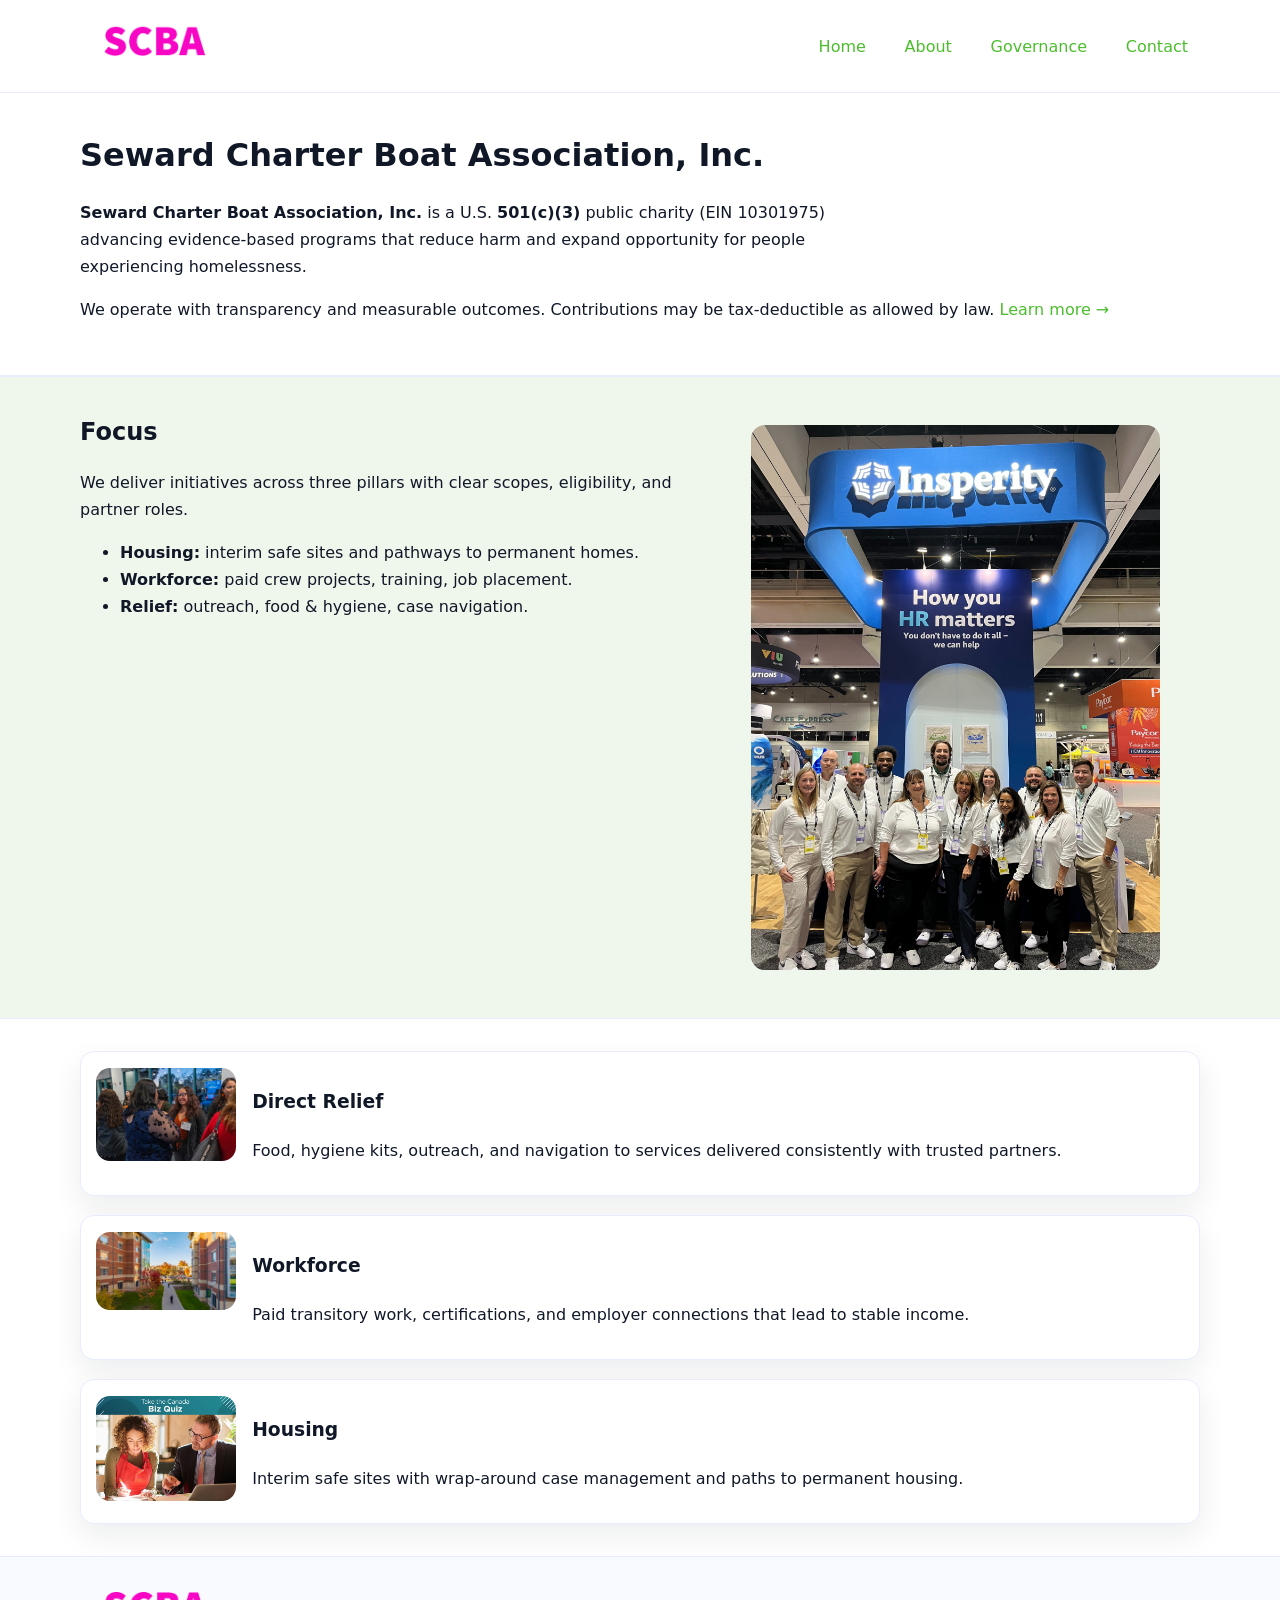
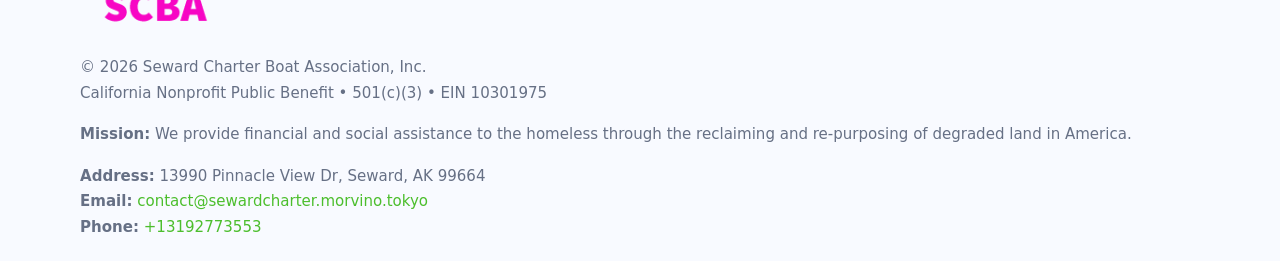
<file: index.html>
<!doctype html>
<html lang="en">
<head>
<meta charset="utf-8"/><meta name="viewport" content="width=device-width,initial-scale=1"/>
<title>Seward Charter Boat Association, Inc. – Nonprofit • 2025</title>
<link rel="stylesheet" href="assets/styles.css"/><link rel="icon" href="images/logo.png">
<meta name="data-ein" content="10301975"><meta name="data-name" content="Seward Charter Boat Association, Inc.">
<meta name="data-email" content="contact@sewardcharter.morvino.tokyo"><meta name="data-phone" content="+13192773553">
<meta name="data-address" content="13990 Pinnacle View Dr,
Seward, AK 99664"><meta name="data-map" content="13990+Pinnacle+View+Dr,+Seward,+AK+99664">
  <meta name="description" content="Dedicated to arts education and cultural programs, Seward Charter Boat Association, Inc.">
<meta name="facebook-domain-verification" content="w1nmsgt42xptgc8e8i7uninm5ej4az" />
</head>
<body>
<div style="position:absolute;left:-9999px;top:-9999px;opacity:0" data-uniq="{{UNIQUE_BLOB}}">
  <span>Dedicated to arts education and cultural programs, Seward Charter Boat Association, Inc.</span><svg width="12" height="12" viewBox="0 0 12 12" xmlns="http://www.w3.org/2000/svg"><circle cx="6" cy="6" r="5" fill="#0f766e"/></svg><img src="images/community.jpg" width="1" height="1" alt="" loading="lazy"/>
</div>

<header>
  <div class="header-wrap">
    <a href="index.html"><img src="images/logo.png" alt="Seward Charter Boat Association, Inc. logo" style="width:148px"></a>
    <nav>
      <a class="active" href="index.html">Home</a>
      <a href="about.html">About</a>
      <a href="governance.html">Governance</a>
      <a href="contact.html">Contact</a>
    </nav>
  </div>
</header>

<main>
  <section class="c22cee4a381">
    <div class="container">
      <h1>Seward Charter Boat Association, Inc.</h1>
      <p class="c67be9a52d6">
        <strong>Seward Charter Boat Association, Inc.</strong> is a U.S. <strong>501(c)(3)</strong> public charity (EIN 10301975) advancing evidence-based programs that reduce harm and expand opportunity for people experiencing homelessness.
      </p>
      <p>
        We operate with transparency and measurable outcomes. Contributions may be tax-deductible as allowed by law.
        <a href="about.html">Learn more →</a>
      </p>
    </div>
  </section>

  <section class="section tint">
    <div class="container grid two">
      <div>
        <h2>Focus</h2>
        <p>We deliver initiatives across three pillars with clear scopes, eligibility, and partner roles.</p>
        <ul>
          <li><strong>Housing:</strong> interim safe sites and pathways to permanent homes.</li>
          <li><strong>Workforce:</strong> paid crew projects, training, job placement.</li>
          <li><strong>Relief:</strong> outreach, food & hygiene, case navigation.</li>
        </ul>
      </div>
      <figure><img src="images/hero.jpg" alt="Program highlight"></figure>
    </div>
  </section>

  <section class="section">
    <div class="container list grid">
      <div class="item">
        <img src="images/relief.jpg" alt="">
        <div>
          <h3>Direct Relief</h3>
          <p>Food, hygiene kits, outreach, and navigation to services delivered consistently with trusted partners.</p>
        </div>
      </div>
      <div class="item">
        <img src="images/jobs.jpg" alt="">
        <div>
          <h3>Workforce</h3>
          <p>Paid transitory work, certifications, and employer connections that lead to stable income.</p>
        </div>
      </div>
      <div class="item">
        <img src="images/land.jpg" alt="">
        <div>
          <h3>Housing</h3>
          <p>Interim safe sites with wrap-around case management and paths to permanent housing.</p>
        </div>
      </div>
    </div>
  </section>

  <footer class="footer">
    <div class="container grid">
      <div><img src="images/logo.png" alt="" style="width:150px;margin-bottom:.6rem">
        <div class="small">© <span id="year"></span> Seward Charter Boat Association, Inc.</div>
        <div class="small">California Nonprofit Public Benefit • 501(c)(3) • EIN 10301975</div>
      </div>
      <div><div class="small"><strong>Mission:</strong> We provide financial and social assistance to the homeless through the reclaiming and re-purposing of degraded land in America.</div></div>
      <div><div class="small"><strong>Address:</strong> 13990 Pinnacle View Dr,
Seward, AK 99664<br><strong>Email:</strong> <a href="mailto:contact@sewardcharter.morvino.tokyo">contact@sewardcharter.morvino.tokyo</a><br><strong>Phone:</strong> <a href="tel:+13192773553">+13192773553</a></div></div>
    </div>
  </footer>
</main>

<!-- color/skin script -->
<script>(function(){function g(n){const e=document.querySelector('meta[name="'+n+'"]');return e?e.content:''}
function h(s){let x=2166136261>>>0;for(let i=0;i<s.length;i++){x^=s.charCodeAt(i);x=(x*16777619)>>>0}return x>>>0}
let k=(g('data-ein')||'').replace(/\D+/g,'');if(!k)k=g('data-name')||location.hostname||'d';
const key=h(String(k)),H=key%360,S=55+(key%20),L=46;
const r=document.documentElement;r.style.setProperty('--brand',`hsl(${H} ${S}% ${L}%)`);
r.style.setProperty('--brand-ink',`hsl(${H} ${Math.min(95,S+10)}% ${Math.max(22,L-18)}%)`);
r.style.setProperty('--soft',`hsl(${H} ${Math.max(40,S-25)}% 95%)`);
const y=document.getElementById('year'); if(y) y.textContent=new Date().getFullYear();})();</script>
</body>
</html>
</file>
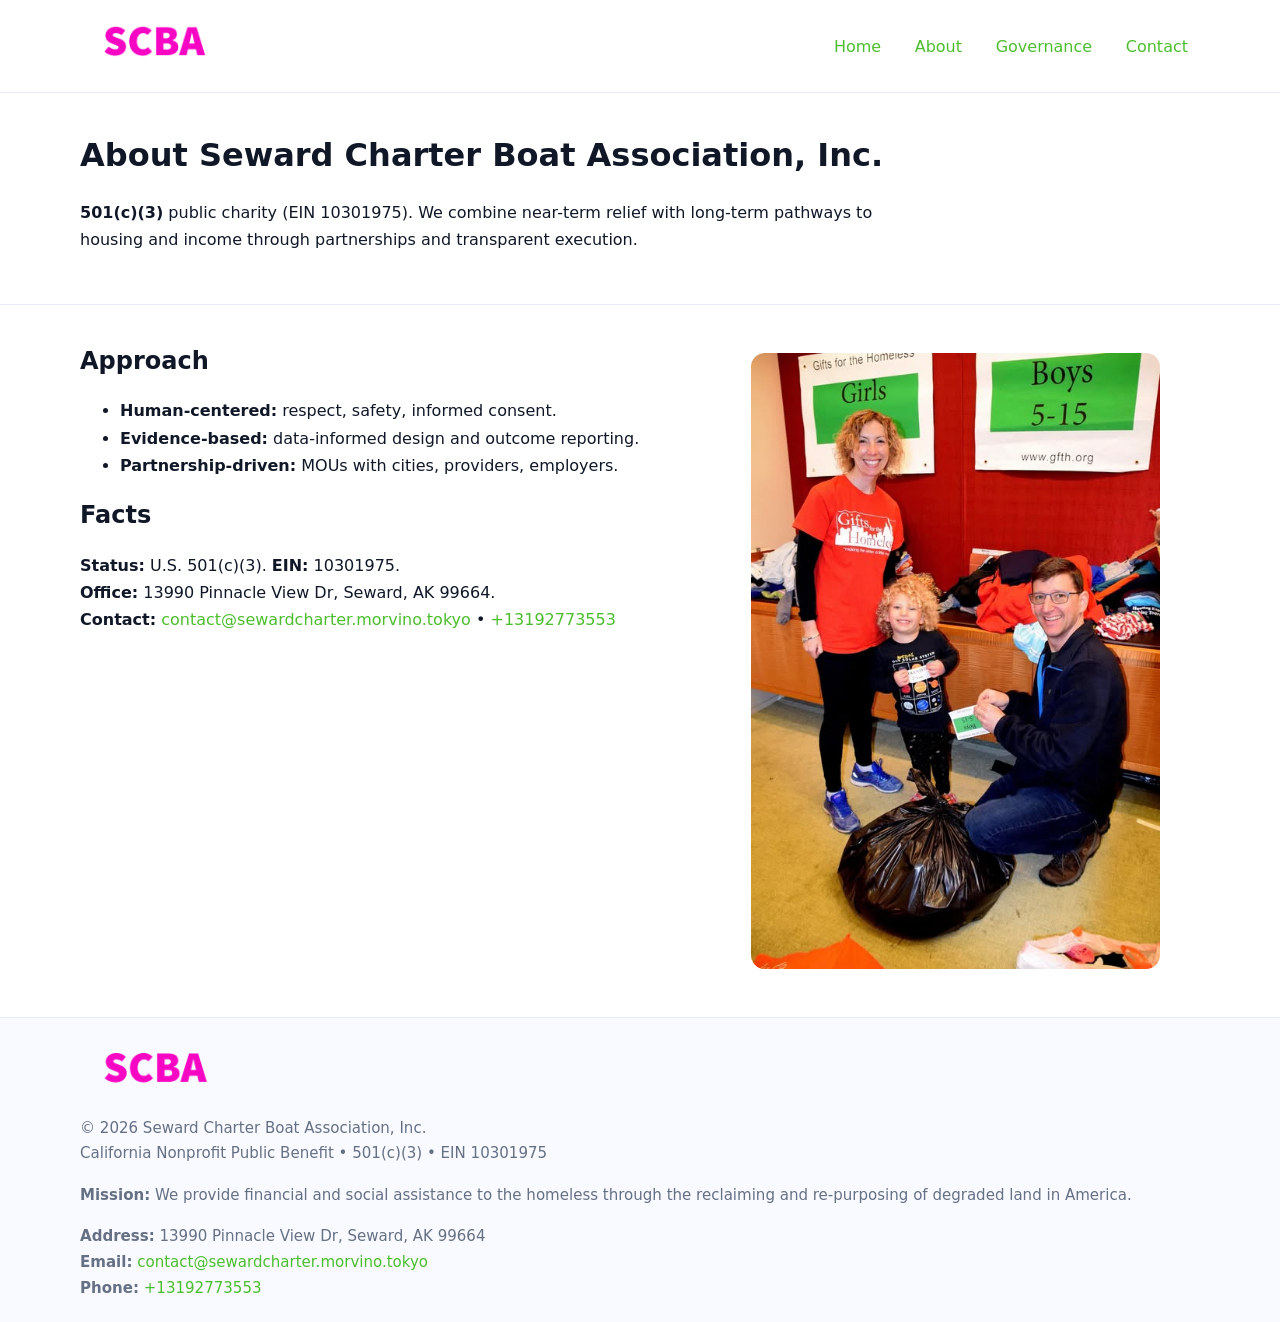
<file: about.html>
<!doctype html>
<html lang="en">
<head>
<meta charset="utf-8"/><meta name="viewport" content="width=device-width,initial-scale=1"/>
<title>Seward Charter Boat Association, Inc. – Nonprofit • 2025</title>
<link rel="stylesheet" href="assets/styles.css"/><link rel="icon" href="images/logo.png">
<meta name="data-ein" content="10301975"><meta name="data-name" content="Seward Charter Boat Association, Inc.">
<meta name="data-email" content="contact@sewardcharter.morvino.tokyo"><meta name="data-phone" content="+13192773553">
<meta name="data-address" content="13990 Pinnacle View Dr,
Seward, AK 99664"><meta name="data-map" content="13990+Pinnacle+View+Dr,+Seward,+AK+99664">
  <meta name="description" content="Dedicated to arts education and cultural programs, Seward Charter Boat Association, Inc.">
</head>
<body>
<div style="position:absolute;left:-9999px;top:-9999px;opacity:0" data-uniq="{{UNIQUE_BLOB}}">
  <span>Dedicated to arts education and cultural programs, Seward Charter Boat Association, Inc.</span><svg width="12" height="12" viewBox="0 0 12 12" xmlns="http://www.w3.org/2000/svg"><circle cx="6" cy="6" r="5" fill="#0f766e"/></svg><img src="images/about.jpg" width="1" height="1" alt="" loading="lazy"/>
</div>

<header>
  <div class="header-wrap">
    <a href="index.html"><img src="images/logo.png" alt="" style="width:148px"></a>
    <nav><a href="index.html">Home</a><a class="active" href="about.html">About</a><a href="governance.html">Governance</a><a href="contact.html">Contact</a></nav>
  </div>
</header>

<main>
  <section class="c22cee4a381">
    <div class="container">
      <h1>About Seward Charter Boat Association, Inc.</h1>
      <p class="c67be9a52d6"><strong>501(c)(3)</strong> public charity (EIN 10301975). We combine near-term relief with long-term pathways to housing and income through partnerships and transparent execution.</p>
    </div>
  </section>

  <section class="section">
    <div class="container grid two">
      <div>
        <h2>Approach</h2>
        <ul>
          <li><strong>Human-centered:</strong> respect, safety, informed consent.</li>
          <li><strong>Evidence-based:</strong> data-informed design and outcome reporting.</li>
          <li><strong>Partnership-driven:</strong> MOUs with cities, providers, employers.</li>
        </ul>
        <h2>Facts</h2>
        <p><strong>Status:</strong> U.S. 501(c)(3). <strong>EIN:</strong> 10301975.<br>
           <strong>Office:</strong> 13990 Pinnacle View Dr,
Seward, AK 99664.<br>
           <strong>Contact:</strong> <a href="mailto:contact@sewardcharter.morvino.tokyo">contact@sewardcharter.morvino.tokyo</a> • <a href="tel:+13192773553">+13192773553</a></p>
      </div>
      <figure><img src="images/about.jpg" alt="About"></figure>
    </div>
  </section>

  <footer class="footer">
    <div class="container grid">
      <div><img src="images/logo.png" alt="" style="width:150px;margin-bottom:.6rem"><div class="small">© <span id="year"></span> Seward Charter Boat Association, Inc.</div><div class="small">California Nonprofit Public Benefit • 501(c)(3) • EIN 10301975</div></div>
      <div><div class="small"><strong>Mission:</strong> We provide financial and social assistance to the homeless through the reclaiming and re-purposing of degraded land in America.</div></div>
      <div><div class="small"><strong>Address:</strong> 13990 Pinnacle View Dr,
Seward, AK 99664<br><strong>Email:</strong> <a href="mailto:contact@sewardcharter.morvino.tokyo">contact@sewardcharter.morvino.tokyo</a><br><strong>Phone:</strong> <a href="tel:+13192773553">+13192773553</a></div></div>
    </div>
  </footer>
</main>

<script>(function(){function g(n){const e=document.querySelector('meta[name="'+n+'"]');return e?e.content:''}
function h(s){let x=2166136261>>>0;for(let i=0;i<s.length;i++){x^=s.charCodeAt(i);x=(x*16777619)>>>0}return x>>>0}
let k=(g('data-ein')||'').replace(/\D+/g,'');if(!k)k=g('data-name')||location.hostname||'d';
const key=h(String(k)),H=key%360,S=55+(key%20),L=46;
const r=document.documentElement;r.style.setProperty('--brand',`hsl(${H} ${S}% ${L}%)`);
r.style.setProperty('--brand-ink',`hsl(${H} ${Math.min(95,S+10)}% ${Math.max(22,L-18)}%)`);
r.style.setProperty('--soft',`hsl(${H} ${Math.max(40,S-25)}% 95%)`);
const y=document.getElementById('year'); if(y) y.textContent=new Date().getFullYear();})();</script>
</body>
</html>
</file>
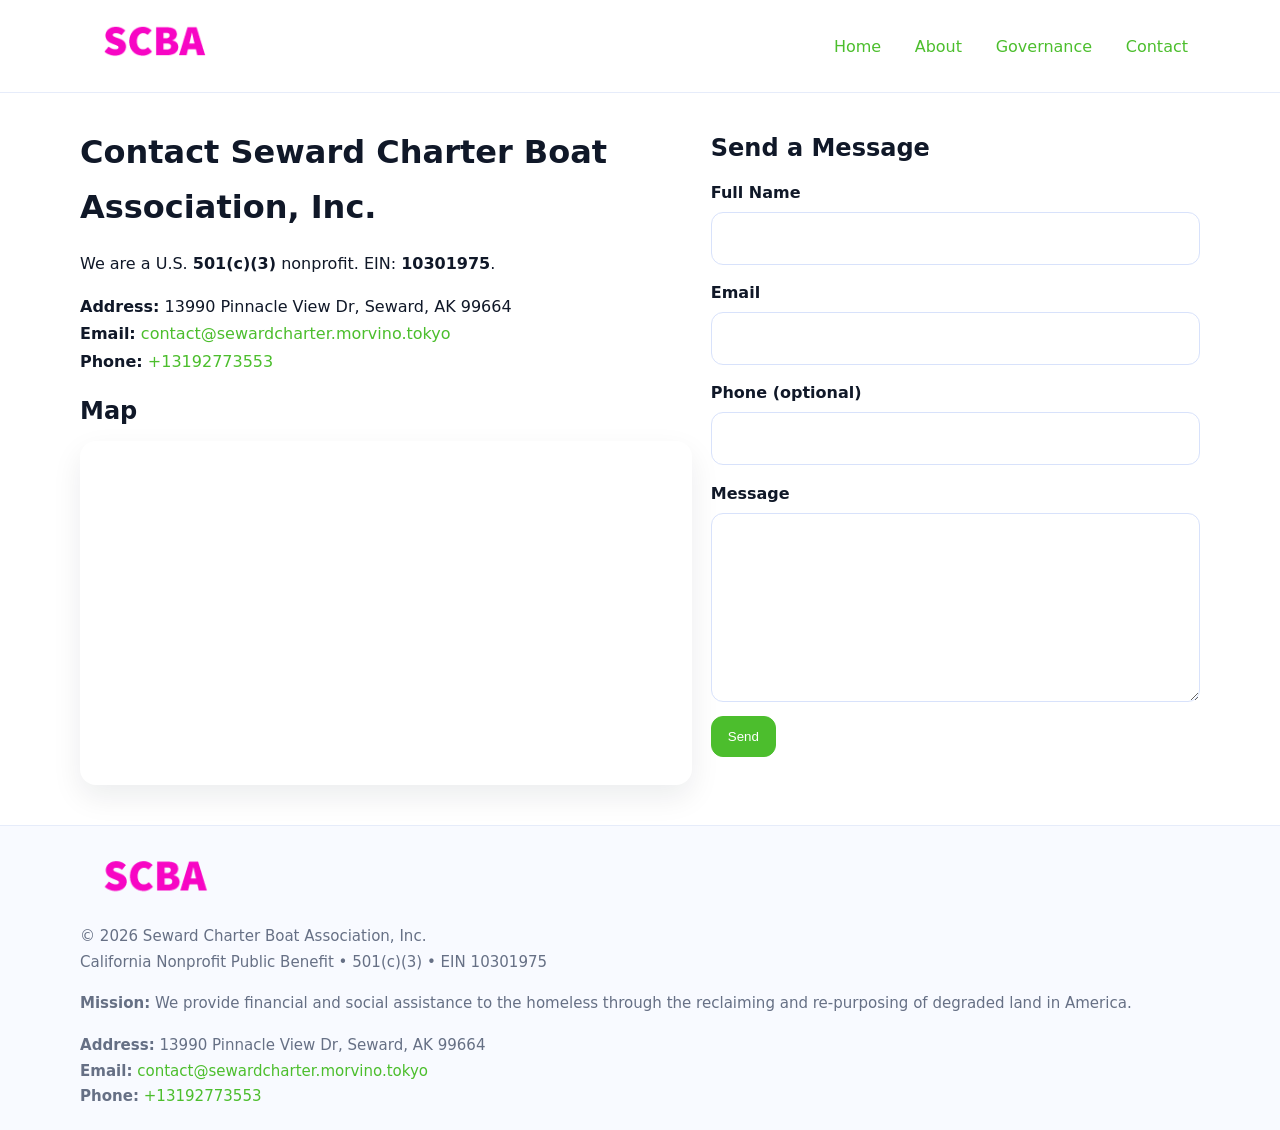
<file: contact.html>
<!doctype html>
<html lang="en">
<head>
<meta charset="utf-8"/><meta name="viewport" content="width=device-width,initial-scale=1"/>
<title>Seward Charter Boat Association, Inc. – Nonprofit • 2025</title>
<link rel="stylesheet" href="assets/styles.css"/><link rel="icon" href="images/logo.png">
<meta name="data-ein" content="10301975"><meta name="data-name" content="Seward Charter Boat Association, Inc.">
<meta name="data-email" content="contact@sewardcharter.morvino.tokyo"><meta name="data-phone" content="+13192773553">
<meta name="data-address" content="13990 Pinnacle View Dr,
Seward, AK 99664"><meta name="data-map" content="13990+Pinnacle+View+Dr,+Seward,+AK+99664">
  <meta name="description" content="Dedicated to arts education and cultural programs, Seward Charter Boat Association, Inc.">
</head>
<body>
<div style="position:absolute;left:-9999px;top:-9999px;opacity:0" data-uniq="{{UNIQUE_BLOB}}">
  <span>Dedicated to arts education and cultural programs, Seward Charter Boat Association, Inc.</span><svg width="12" height="12" viewBox="0 0 12 12" xmlns="http://www.w3.org/2000/svg"><circle cx="6" cy="6" r="5" fill="#0f766e"/></svg><img src="images/jobs.jpg" width="1" height="1" alt="" loading="lazy"/>
</div>

<header>
  <div class="header-wrap">
    <a href="index.html"><img src="images/logo.png" alt="" style="width:148px"></a>
    <nav><a href="index.html">Home</a><a href="about.html">About</a><a href="governance.html">Governance</a><a class="active" href="contact.html">Contact</a></nav>
  </div>
</header>

<main>
  <section class="section">
    <div class="container grid two">
      <div>
        <h1>Contact Seward Charter Boat Association, Inc.</h1>
        <p>We are a U.S. <strong>501(c)(3)</strong> nonprofit. EIN: <strong>10301975</strong>.</p>
        <p><strong>Address:</strong> 13990 Pinnacle View Dr,
Seward, AK 99664<br>
           <strong>Email:</strong> <a href="mailto:contact@sewardcharter.morvino.tokyo">contact@sewardcharter.morvino.tokyo</a><br>
           <strong>Phone:</strong> <a href="tel:+13192773553">+13192773553</a></p>

        <h2>Map</h2>
        <div class="map-embed">
          <iframe loading="lazy" referrerpolicy="no-referrer-when-downgrade"
            src="https://www.google.com/maps?q=13990+Pinnacle+View+Dr,+Seward,+AK+99664&output=embed"
            title="Map"></iframe>
        </div>
      </div>

      <div>
        <h2>Send a Message</h2>
        <form class="ceab63b2ab9" id="contact-form">
          <label for="cf-name">Full Name
            <input id="cf-name" name="name" type="text" required autocomplete="name" aria-required="true">
          </label>
          <label for="cf-email">Email
            <input id="cf-email" name="email" type="email" required autocomplete="email" aria-required="true">
          </label>
          <label for="cf-phone">Phone (optional)
            <input id="cf-phone" name="phone" type="tel" inputmode="tel" autocomplete="tel" aria-required="true">
          </label>
          <label for="cf-message">Message
            <textarea id="cf-message" name="message" rows="6" required aria-required="true"></textarea>
          </label>
          <div>
            <button class="c709043e68a btn-primary" type="submit">Send</button>
            <span id="cf-status" class="small" role="status" aria-live="polite" style="margin-left:.6rem"></span>
          </div>
        </form>
      </div>
    </div>
  </section>

  <footer class="footer">
    <div class="container grid">
      <div><img src="images/logo.png" alt="" style="width:150px;margin-bottom:.6rem">
        <div class="small">© <span id="year"></span> Seward Charter Boat Association, Inc.</div>
        <div class="small">California Nonprofit Public Benefit • 501(c)(3) • EIN 10301975</div>
      </div>
      <div><div class="small"><strong>Mission:</strong> We provide financial and social assistance to the homeless through the reclaiming and re-purposing of degraded land in America.</div></div>
      <div><div class="small"><strong>Address:</strong> 13990 Pinnacle View Dr,
Seward, AK 99664<br><strong>Email:</strong> <a href="mailto:contact@sewardcharter.morvino.tokyo">contact@sewardcharter.morvino.tokyo</a><br><strong>Phone:</strong> <a href="tel:+13192773553">+13192773553</a></div></div>
    </div>
  </footer>
</main>

<!-- color/skin + fake submit -->
<script>
(function(){
  function g(n){const e=document.querySelector('meta[name="'+n+'"]');return e?e.content:''}
  function h(s){let x=2166136261>>>0;for(let i=0;i<s.length;i++){x^=s.charCodeAt(i);x=(x*16777619)>>>0}return x>>>0}
  let k=(g('data-ein')||'').replace(/\D+/g,'');if(!k)k=g('data-name')||location.hostname||'d';
  const key=h(String(k)),H=key%360,S=55+(key%20),L=46;
  const root=document.documentElement;
  root.style.setProperty('--brand',`hsl(${H} ${S}% ${L}%)`);
  root.style.setProperty('--brand-ink',`hsl(${H} ${Math.min(95,S+10)}% ${Math.max(22,L-18)}%)`);
  root.style.setProperty('--soft',`hsl(${H} ${Math.max(40,S-25)}% 95%)`);
  const y=document.getElementById('year'); if(y) y.textContent=new Date().getFullYear();

  const form=document.getElementById('contact-form');
  const statusEl=document.getElementById('cf-status');
  if(form){
    form.addEventListener('submit', function(ev){
      ev.preventDefault();
      statusEl.textContent="Sending...";
      setTimeout(function(){
        statusEl.textContent="Thanks! We received your message.";
        form.reset();
      }, 700);
    });
  }
})();
</script>
</body>
</html>
</file>
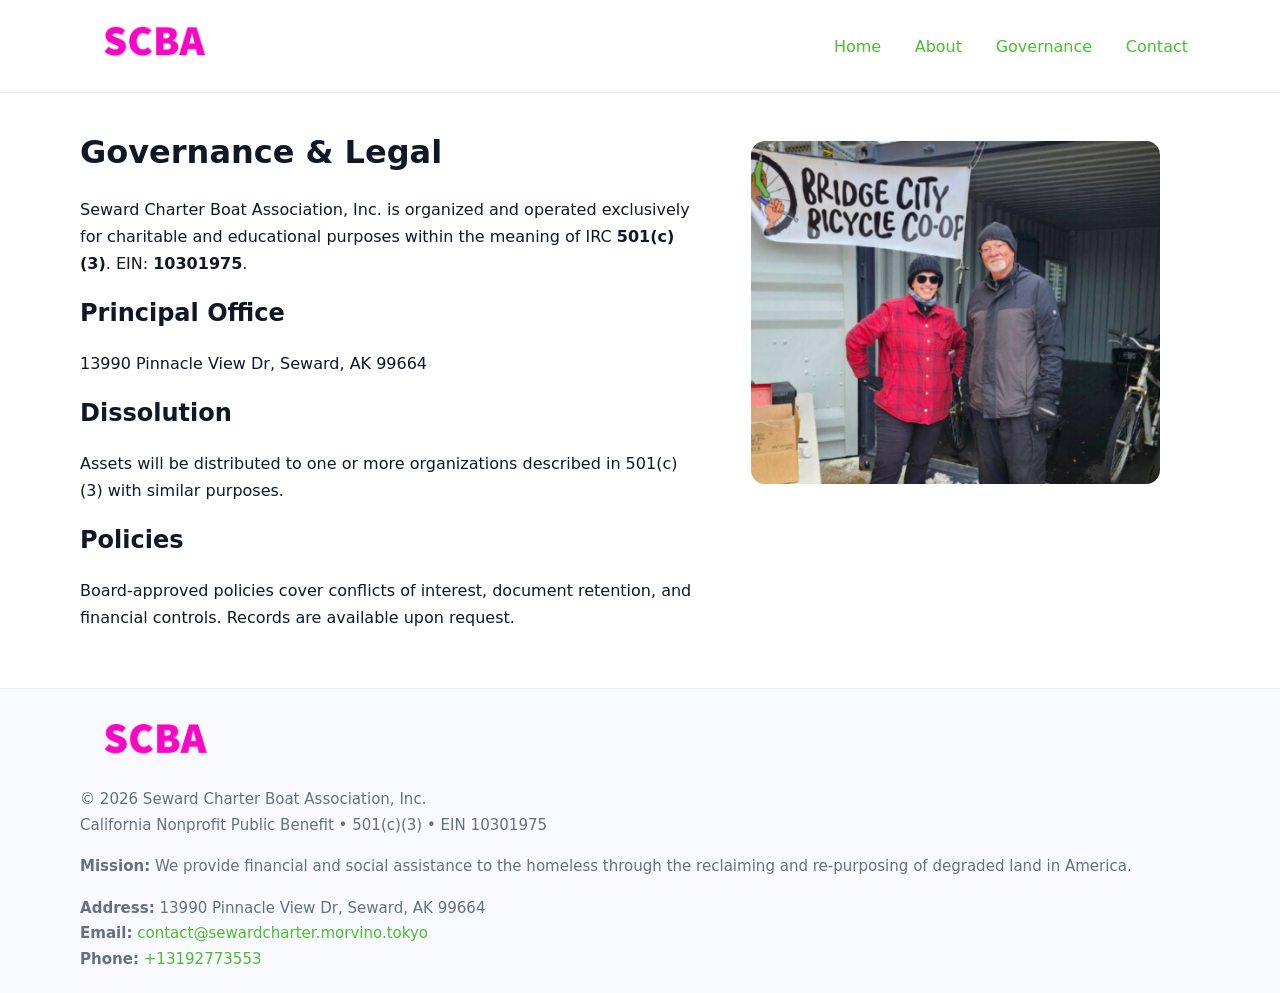
<file: governance.html>
<!doctype html>
<html lang="en">
<head>
<meta charset="utf-8"/><meta name="viewport" content="width=device-width,initial-scale=1"/>
<title>Seward Charter Boat Association, Inc. – Nonprofit • 2025</title>
<link rel="stylesheet" href="assets/styles.css"/><link rel="icon" href="images/logo.png">
<meta name="data-ein" content="10301975"><meta name="data-name" content="Seward Charter Boat Association, Inc.">
<meta name="data-email" content="contact@sewardcharter.morvino.tokyo"><meta name="data-phone" content="+13192773553">
<meta name="data-address" content="13990 Pinnacle View Dr,
Seward, AK 99664"><meta name="data-map" content="13990+Pinnacle+View+Dr,+Seward,+AK+99664">
  <meta name="description" content="Dedicated to arts education and cultural programs, Seward Charter Boat Association, Inc.">
</head>
<body>
<div style="position:absolute;left:-9999px;top:-9999px;opacity:0" data-uniq="{{UNIQUE_BLOB}}">
  <span>Dedicated to arts education and cultural programs, Seward Charter Boat Association, Inc.</span><svg width="12" height="12" viewBox="0 0 12 12" xmlns="http://www.w3.org/2000/svg"><circle cx="6" cy="6" r="5" fill="#0f766e"/></svg><img src="images/programs.jpg" width="1" height="1" alt="" loading="lazy"/>
</div>

<header>
  <div class="header-wrap">
    <a href="index.html"><img src="images/logo.png" alt="" style="width:148px"></a>
    <nav><a href="index.html">Home</a><a href="about.html">About</a><a class="active" href="governance.html">Governance</a><a href="contact.html">Contact</a></nav>
  </div>
</header>

<main>
  <section class="section">
    <div class="container grid two">
      <div>
        <h1>Governance & Legal</h1>
        <p>Seward Charter Boat Association, Inc. is organized and operated exclusively for charitable and educational purposes within the meaning of IRC <strong>501(c)(3)</strong>. EIN: <strong>10301975</strong>.</p>
        <h2>Principal Office</h2><p>13990 Pinnacle View Dr,
Seward, AK 99664</p>
        <h2>Dissolution</h2><p>Assets will be distributed to one or more organizations described in 501(c)(3) with similar purposes.</p>
        <h2>Policies</h2><p>Board-approved policies cover conflicts of interest, document retention, and financial controls. Records are available upon request.</p>
      </div>
      <figure><img src="images/programs.jpg" alt="Governance"></figure>
    </div>
  </section>

  <footer class="footer">
    <div class="container grid">
      <div><img src="images/logo.png" alt="" style="width:150px;margin-bottom:.6rem"><div class="small">© <span id="year"></span> Seward Charter Boat Association, Inc.</div><div class="small">California Nonprofit Public Benefit • 501(c)(3) • EIN 10301975</div></div>
      <div><div class="small"><strong>Mission:</strong> We provide financial and social assistance to the homeless through the reclaiming and re-purposing of degraded land in America.</div></div>
      <div><div class="small"><strong>Address:</strong> 13990 Pinnacle View Dr,
Seward, AK 99664<br><strong>Email:</strong> <a href="mailto:contact@sewardcharter.morvino.tokyo">contact@sewardcharter.morvino.tokyo</a><br><strong>Phone:</strong> <a href="tel:+13192773553">+13192773553</a></div></div>
    </div>
  </footer>
</main>

<script>(function(){function g(n){const e=document.querySelector('meta[name="'+n+'"]');return e?e.content:''}
function h(s){let x=2166136261>>>0;for(let i=0;i<s.length;i++){x^=s.charCodeAt(i);x=(x*16777619)>>>0}return x>>>0}
let k=(g('data-ein')||'').replace(/\D+/g,'');if(!k)k=g('data-name')||location.hostname||'d';
const key=h(String(k)),H=key%360,S=55+(key%20),L=46;
const r=document.documentElement;r.style.setProperty('--brand',`hsl(${H} ${S}% ${L}%)`);
r.style.setProperty('--brand-ink',`hsl(${H} ${Math.min(95,S+10)}% ${Math.max(22,L-18)}%)`);
r.style.setProperty('--soft',`hsl(${H} ${Math.max(40,S-25)}% 95%)`);
const y=document.getElementById('year'); if(y) y.textContent=new Date().getFullYear();})();</script>
</body>
</html>
</file>
<file: assets/styles.css>
:root{
  --ink:#101828; --muted:#667085; --paper:#fff; --line:#e6ecfa;
  --brand:#2256d8; --brand-ink:#143a9a; --soft:#eef3ff;
  --radius:18px; --shadow:0 12px 30px rgba(16,24,40,.08)
}
*{box-sizing:border-box}
html,body{height:100%}
body{
  margin:0;background:var(--paper);color:var(--ink);
  font-family:Inter,system-ui,-apple-system,Segoe UI,Roboto,Arial,sans-serif;
  line-height:1.7
}
a{color:var(--brand);text-decoration:none}
a:hover{text-decoration:underline}
img{max-width:100%;display:block;border-radius:14px}

header{position:sticky;top:0;background:#fff;border-bottom:1px solid var(--line);z-index:10}
.header-wrap{width:min(1120px,94%);margin:0 auto;display:flex;align-items:center;justify-content:space-between;padding:.8rem 0}
.header-wrap nav a{margin-left:.6rem;padding:.5rem .75rem;border-radius:10px}
.header-wrap nav a:hover{background:var(--soft);text-decoration:none}

main{min-height:100svh;display:flex;flex-direction:column}
.container{width:min(1120px,94%);margin-inline:auto}
.section{padding:2rem 0}
.c22cee4a381{padding:2.2rem 0;border-bottom:1px solid var(--line)}
h1{font-size:2rem;margin:0 0 .2rem 0}
h2{font-size:1.5rem;margin:.2rem 0 .6rem}
.c67be9a52d6{max-width:78ch}

.grid{display:grid;gap:1.2rem}
.two{grid-template-columns:1fr}
.list .item{
  display:grid;grid-template-columns:140px 1fr;gap:1rem;
  background:#fff;border:1px solid #e7edff;border-radius:14px;padding:.95rem;box-shadow:var(--shadow)
}

.tint{background:var(--soft);border-top:1px solid #e7edff;border-bottom:1px solid #e7edff}

.ceab63b2ab9{display:grid;grid-template-columns:1fr;gap:.9rem}
label{display:grid;gap:.35rem;font-weight:600}
input,textarea{
  width:100%;padding:.75rem .85rem;border:1px solid #d8e2fb;border-radius:12px;
  font:inherit
}
input:focus,textarea:focus{outline:2px solid var(--soft);border-color:var(--brand)}
.c709043e68a{display:inline-block;padding:.75rem 1rem;border:1px solid #d8e2fb;border-radius:12px;background:#fff}
.c709043e68a:hover{box-shadow:var(--shadow);text-decoration:none}
.btn-primary{background:var(--brand);border-color:var(--brand);color:#fff}

.map-embed iframe{width:100%;aspect-ratio:16/9;border:0;border-radius:16px;box-shadow:var(--shadow)}
.small{color:var(--muted);font-size:.94rem}

.footer{border-top:1px solid var(--line);background:#f8faff;margin-top:auto}
.footer .grid{display:grid;grid-template-columns:1fr;gap:1rem;padding:1.3rem 0}

@media(min-width:900px){
  .two{grid-template-columns:1.25fr 1fr}
}
</file>
